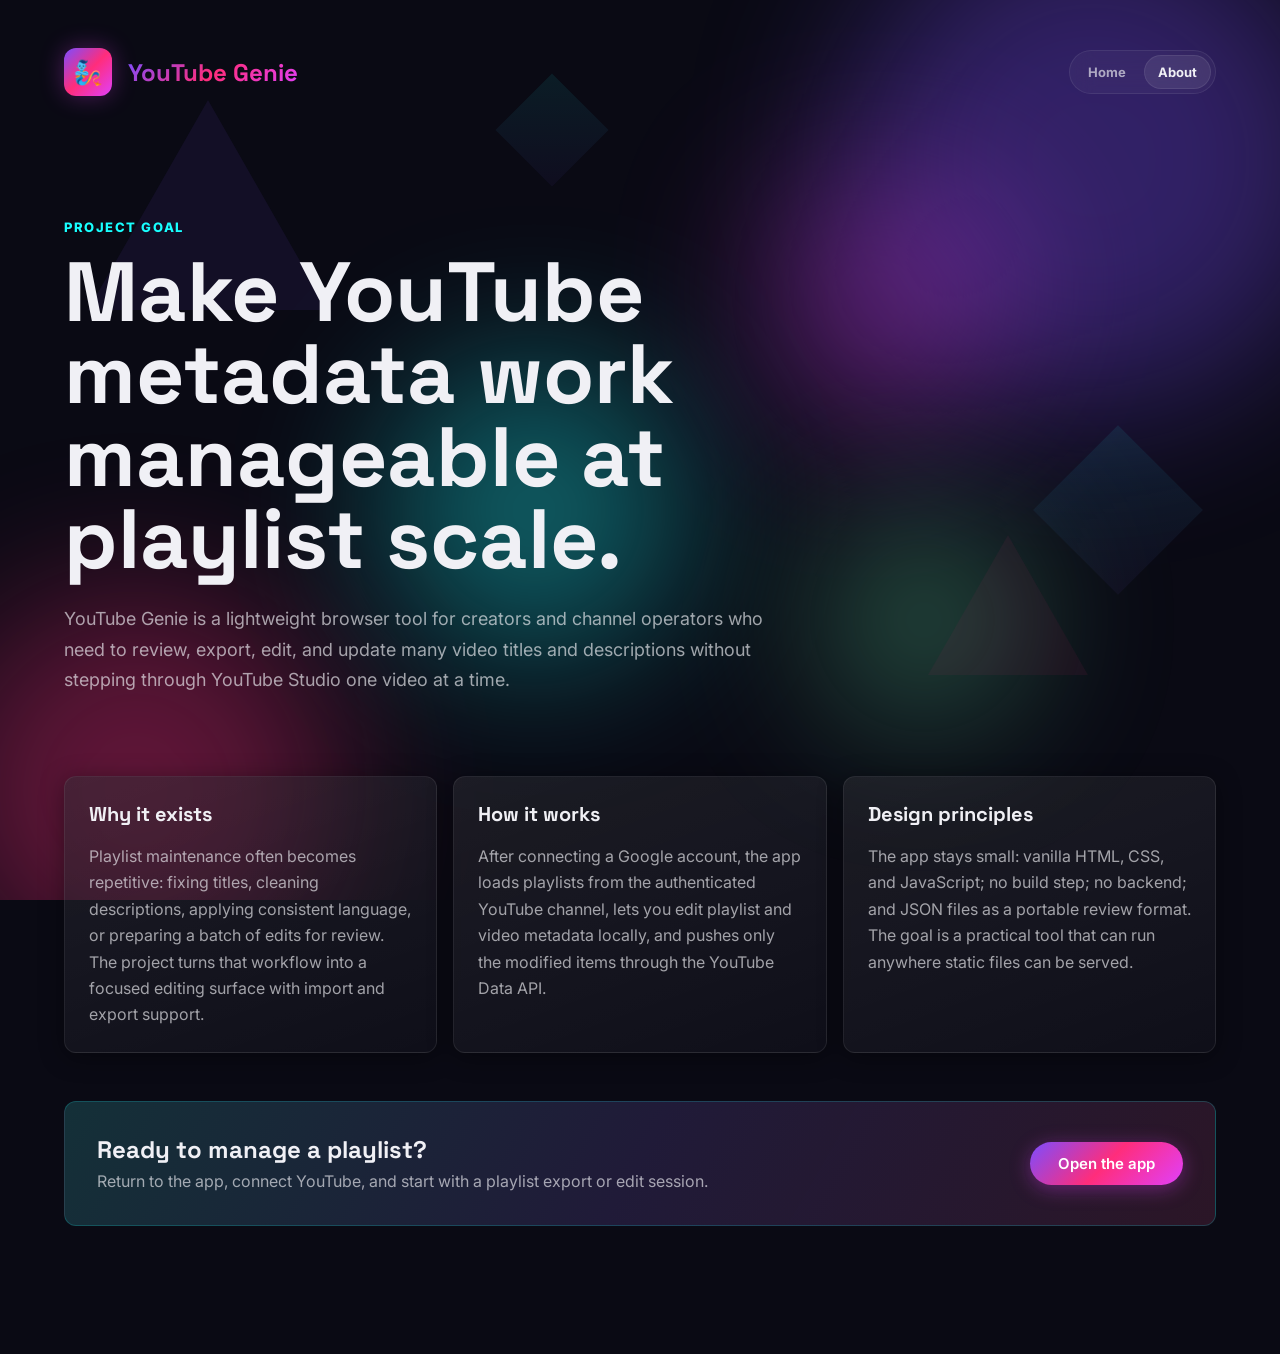
<file: about.html>
<!DOCTYPE html>
<html lang="en">
<head>
  <meta charset="UTF-8" />
  <meta name="viewport" content="width=device-width, initial-scale=1.0" />
  <title>About YouTube Genie</title>
  <meta name="description" content="Learn why YouTube Genie exists and how it helps creators manage YouTube metadata in bulk." />
  <link rel="icon" href="data:image/svg+xml,<svg xmlns='http://www.w3.org/2000/svg' viewBox='0 0 100 100'><text y='.9em' font-size='90'>🧞</text></svg>" />
  <link rel="stylesheet" href="style.css" />
</head>
<body>

  <div class="geo-bg" aria-hidden="true">
    <div class="geo-shape geo-shape--1"></div>
    <div class="geo-shape geo-shape--2"></div>
    <div class="geo-shape geo-shape--3"></div>
    <div class="geo-shape geo-shape--4"></div>
    <div class="geo-shape geo-shape--5"></div>
    <div class="geo-triangle geo-triangle--1"></div>
    <div class="geo-triangle geo-triangle--2"></div>
    <div class="geo-diamond geo-diamond--1"></div>
    <div class="geo-diamond geo-diamond--2"></div>
  </div>

  <div class="app-container">
    <header class="app-header">
      <a class="app-logo app-logo--link" href="index.html" aria-label="YouTube Genie home">
        <div class="app-logo__icon">🧞</div>
        <span class="app-logo__text">YouTube Genie</span>
      </a>

      <nav class="site-nav" aria-label="Primary navigation">
        <a class="site-nav__link" href="index.html">Home</a>
        <a class="site-nav__link site-nav__link--active" href="about.html" aria-current="page">About</a>
      </nav>
    </header>

    <main class="about-page">
      <section class="about-hero" aria-labelledby="about-title">
        <p class="about-kicker">Project Goal</p>
        <h1 id="about-title" class="about-hero__title">Make YouTube metadata work manageable at playlist scale.</h1>
        <p class="about-hero__lead">
          YouTube Genie is a lightweight browser tool for creators and channel operators who need to review,
          export, edit, and update many video titles and descriptions without stepping through YouTube Studio
          one video at a time.
        </p>
      </section>

      <section class="about-grid" aria-label="Project details">
        <article class="about-panel">
          <h2 class="about-panel__title">Why it exists</h2>
          <p>
            Playlist maintenance often becomes repetitive: fixing titles, cleaning descriptions, applying
            consistent language, or preparing a batch of edits for review. The project turns that workflow into
            a focused editing surface with import and export support.
          </p>
        </article>

        <article class="about-panel">
          <h2 class="about-panel__title">How it works</h2>
          <p>
            After connecting a Google account, the app loads playlists from the authenticated YouTube channel,
            lets you edit playlist and video metadata locally, and pushes only the modified items through the
            YouTube Data API.
          </p>
        </article>

        <article class="about-panel">
          <h2 class="about-panel__title">Design principles</h2>
          <p>
            The app stays small: vanilla HTML, CSS, and JavaScript; no build step; no backend; and JSON files as
            a portable review format. The goal is a practical tool that can run anywhere static files can be
            served.
          </p>
        </article>
      </section>

      <section class="about-cta" aria-label="Start using YouTube Genie">
        <div>
          <h2 class="about-cta__title">Ready to manage a playlist?</h2>
          <p class="about-cta__text">Return to the app, connect YouTube, and start with a playlist export or edit session.</p>
        </div>
        <a class="btn btn--primary" href="index.html">Open the app</a>
      </section>
    </main>
  </div>
</body>
</html>
</file>
<file: style.css>
/* ============================
   YouTube Genie — Design System
   Iridescent Geometric Theme
   ============================ */

@import url('https://fonts.googleapis.com/css2?family=Inter:wght@300;400;500;600;700&family=Space+Grotesk:wght@400;500;600;700&display=swap');

/* --- Custom Properties --- */
:root {
  /* Iridescent palette */
  --iris-pink: #ff2d7b;
  --iris-magenta: #e040fb;
  --iris-purple: #7c4dff;
  --iris-blue: #448aff;
  --iris-cyan: #18ffff;
  --iris-green: #69f0ae;
  --iris-yellow: #ffd740;

  /* Gradients */
  --grad-primary: linear-gradient(135deg, var(--iris-purple), var(--iris-pink), var(--iris-magenta));
  --grad-accent: linear-gradient(135deg, var(--iris-cyan), var(--iris-blue), var(--iris-purple));
  --grad-success: linear-gradient(135deg, var(--iris-green), var(--iris-cyan));
  --grad-warm: linear-gradient(135deg, var(--iris-yellow), var(--iris-pink));
  --grad-card: linear-gradient(160deg, rgba(255,255,255,0.06) 0%, rgba(255,255,255,0.02) 100%);

  /* Surfaces */
  --bg-primary: #0a0a14;
  --bg-secondary: #10101e;
  --bg-card: rgba(255,255,255,0.04);
  --bg-card-hover: rgba(255,255,255,0.07);
  --bg-input: rgba(255,255,255,0.06);

  /* Text */
  --text-primary: #f0f0f5;
  --text-secondary: rgba(240,240,245,0.65);
  --text-muted: rgba(240,240,245,0.4);

  /* Borders */
  --border-subtle: rgba(255,255,255,0.08);
  --border-glow: rgba(124,77,255,0.3);

  /* Shadows */
  --shadow-card: 0 4px 24px rgba(0,0,0,0.4);
  --shadow-glow: 0 0 40px rgba(124,77,255,0.15);

  /* Spacing */
  --space-xs: 4px;
  --space-sm: 8px;
  --space-md: 16px;
  --space-lg: 24px;
  --space-xl: 32px;
  --space-2xl: 48px;
  --space-3xl: 64px;

  /* Radius */
  --radius-sm: 8px;
  --radius-md: 12px;
  --radius-lg: 16px;
  --radius-xl: 24px;
  --radius-full: 9999px;

  /* Transitions */
  --ease-out: cubic-bezier(0.16, 1, 0.3, 1);
  --duration-fast: 150ms;
  --duration-normal: 250ms;
  --duration-slow: 400ms;
}

/* --- Reset & Base --- */
*, *::before, *::after {
  box-sizing: border-box;
  margin: 0;
  padding: 0;
}

html {
  font-size: 16px;
  scroll-behavior: smooth;
  -webkit-font-smoothing: antialiased;
}

body {
  font-family: 'Inter', -apple-system, BlinkMacSystemFont, sans-serif;
  background: var(--bg-primary);
  color: var(--text-primary);
  min-height: 100vh;
  overflow-x: hidden;
  position: relative;
}

/* --- Geometric Background Decorations --- */
.geo-bg {
  position: fixed;
  inset: 0;
  pointer-events: none;
  z-index: 0;
  overflow: hidden;
}

.geo-shape {
  position: absolute;
  border-radius: 50%;
  filter: blur(80px);
  opacity: 0.35;
  animation: geoFloat 20s ease-in-out infinite;
}

.geo-shape--1 {
  width: 500px;
  height: 500px;
  background: var(--iris-purple);
  top: -10%;
  right: -5%;
  animation-delay: 0s;
}

.geo-shape--2 {
  width: 400px;
  height: 400px;
  background: var(--iris-pink);
  bottom: -10%;
  left: -5%;
  animation-delay: -5s;
}

.geo-shape--3 {
  width: 300px;
  height: 300px;
  background: var(--iris-cyan);
  top: 40%;
  left: 30%;
  animation-delay: -10s;
}

.geo-shape--4 {
  width: 250px;
  height: 250px;
  background: var(--iris-magenta);
  top: 20%;
  left: 60%;
  animation-delay: -15s;
  border-radius: 30% 70% 70% 30% / 30% 30% 70% 70%;
}

.geo-shape--5 {
  width: 200px;
  height: 200px;
  background: var(--iris-green);
  bottom: 20%;
  right: 20%;
  animation-delay: -8s;
}

/* Triangle geometric accent */
.geo-triangle {
  position: absolute;
  width: 0;
  height: 0;
  border-left: 80px solid transparent;
  border-right: 80px solid transparent;
  border-bottom: 140px solid rgba(124,77,255,0.08);
  animation: geoSpin 30s linear infinite;
}

.geo-triangle--1 {
  top: 15%;
  left: 10%;
  transform: scale(1.5);
}

.geo-triangle--2 {
  bottom: 25%;
  right: 15%;
  border-bottom-color: rgba(255,45,123,0.06);
  animation-direction: reverse;
  animation-delay: -10s;
}

/* Diamond accent */
.geo-diamond {
  position: absolute;
  width: 120px;
  height: 120px;
  background: linear-gradient(135deg, rgba(24,255,255,0.08), rgba(124,77,255,0.05));
  transform: rotate(45deg);
  animation: geoPulse 8s ease-in-out infinite;
}

.geo-diamond--1 {
  top: 50%;
  right: 8%;
}

.geo-diamond--2 {
  top: 10%;
  left: 40%;
  width: 80px;
  height: 80px;
  animation-delay: -4s;
}

@keyframes geoFloat {
  0%, 100% { transform: translate(0, 0) scale(1); }
  25% { transform: translate(30px, -20px) scale(1.05); }
  50% { transform: translate(-20px, 30px) scale(0.95); }
  75% { transform: translate(15px, 15px) scale(1.02); }
}

@keyframes geoSpin {
  from { transform: rotate(0deg); }
  to { transform: rotate(360deg); }
}

@keyframes geoPulse {
  0%, 100% { opacity: 0.5; transform: rotate(45deg) scale(1); }
  50% { opacity: 0.8; transform: rotate(45deg) scale(1.1); }
}

/* --- Layout --- */
.app-container {
  position: relative;
  z-index: 1;
  max-width: 1200px;
  margin: 0 auto;
  padding: var(--space-lg) var(--space-lg) var(--space-3xl);
  min-height: 100vh;
}

/* --- Header --- */
.app-header {
  display: flex;
  align-items: center;
  justify-content: space-between;
  padding: var(--space-lg) 0;
  margin-bottom: var(--space-xl);
  gap: var(--space-lg);
}

.app-logo {
  display: flex;
  align-items: center;
  gap: var(--space-md);
}

.app-logo--link {
  text-decoration: none;
}

.app-header__right {
  display: flex;
  align-items: center;
  gap: var(--space-md);
  flex-wrap: wrap;
  justify-content: flex-end;
}

.app-logo__icon {
  width: 48px;
  height: 48px;
  background: var(--grad-primary);
  border-radius: var(--radius-md);
  display: flex;
  align-items: center;
  justify-content: center;
  font-size: 24px;
  box-shadow: 0 0 24px rgba(224,64,251,0.3);
  animation: logoGlow 3s ease-in-out infinite;
}

@keyframes logoGlow {
  0%, 100% { box-shadow: 0 0 24px rgba(224,64,251,0.3); }
  50% { box-shadow: 0 0 40px rgba(224,64,251,0.5); }
}

.app-logo__text {
  font-family: 'Space Grotesk', sans-serif;
  font-size: 1.5rem;
  font-weight: 700;
  background: var(--grad-primary);
  -webkit-background-clip: text;
  -webkit-text-fill-color: transparent;
  background-clip: text;
}

.site-nav {
  display: inline-flex;
  align-items: center;
  gap: var(--space-xs);
  padding: 4px;
  border: 1px solid var(--border-subtle);
  border-radius: var(--radius-full);
  background: rgba(255,255,255,0.04);
  backdrop-filter: blur(12px);
}

.site-nav__link {
  display: inline-flex;
  align-items: center;
  justify-content: center;
  min-height: 34px;
  padding: 8px 14px;
  border-radius: var(--radius-full);
  color: var(--text-secondary);
  font-size: 0.8125rem;
  font-weight: 700;
  text-decoration: none;
  transition: color var(--duration-fast), background var(--duration-fast), box-shadow var(--duration-fast);
}

.site-nav__link:hover,
.site-nav__link--active {
  color: var(--text-primary);
  background: rgba(255,255,255,0.08);
  box-shadow: inset 0 0 0 1px rgba(255,255,255,0.08);
}

/* --- Hero Section (pre-login) --- */
.hero {
  text-align: center;
  padding: var(--space-3xl) 0;
}

.hero__title {
  font-family: 'Space Grotesk', sans-serif;
  font-size: clamp(2rem, 5vw, 3.5rem);
  font-weight: 700;
  line-height: 1.15;
  margin-bottom: var(--space-lg);
}

.hero__title-gradient {
  background: var(--grad-primary);
  -webkit-background-clip: text;
  -webkit-text-fill-color: transparent;
  background-clip: text;
}

.hero__subtitle {
  font-size: 1.125rem;
  color: var(--text-secondary);
  max-width: 560px;
  margin: 0 auto var(--space-2xl);
  line-height: 1.6;
}

/* --- Buttons --- */
.btn {
  display: inline-flex;
  align-items: center;
  gap: var(--space-sm);
  padding: 12px 28px;
  border: none;
  border-radius: var(--radius-full);
  font-family: 'Inter', sans-serif;
  font-size: 0.9375rem;
  font-weight: 600;
  cursor: pointer;
  transition: all var(--duration-normal) var(--ease-out);
  position: relative;
  overflow: hidden;
  text-decoration: none;
}

.btn::before {
  content: '';
  position: absolute;
  inset: 0;
  background: rgba(255,255,255,0);
  transition: background var(--duration-fast);
}

.btn:hover::before {
  background: rgba(255,255,255,0.1);
}

.btn:active {
  transform: scale(0.97);
}

.btn--primary {
  background: var(--grad-primary);
  color: #fff;
  box-shadow: 0 4px 20px rgba(224,64,251,0.35);
}

.btn--primary:hover {
  box-shadow: 0 6px 30px rgba(224,64,251,0.5);
  transform: translateY(-1px);
}

.btn--secondary {
  background: var(--bg-card);
  color: var(--text-primary);
  border: 1px solid var(--border-subtle);
  backdrop-filter: blur(12px);
}

.btn--secondary:hover {
  border-color: var(--border-glow);
  box-shadow: var(--shadow-glow);
}

.btn--success {
  background: var(--grad-success);
  color: #0a0a14;
}

.btn--danger {
  background: rgba(255,45,123,0.15);
  color: var(--iris-pink);
  border: 1px solid rgba(255,45,123,0.25);
}

.btn--danger:hover {
  background: rgba(255,45,123,0.25);
}

.btn--small {
  padding: 8px 18px;
  font-size: 0.8125rem;
}

.btn--icon {
  padding: 10px;
  border-radius: var(--radius-md);
}

.btn:disabled {
  opacity: 0.5;
  cursor: not-allowed;
  transform: none !important;
}

.btn--active {
  border-color: var(--iris-cyan) !important;
  box-shadow: 0 0 0 2px rgba(24,255,255,0.12);
}

/* --- Cards / Panels --- */
.card {
  background: var(--grad-card);
  backdrop-filter: blur(16px);
  border: 1px solid var(--border-subtle);
  border-radius: var(--radius-lg);
  padding: var(--space-lg);
  box-shadow: var(--shadow-card);
  transition: all var(--duration-normal) var(--ease-out);
}

.card:hover {
  border-color: var(--border-glow);
  box-shadow: var(--shadow-card), var(--shadow-glow);
}

.card__header {
  display: flex;
  align-items: center;
  justify-content: space-between;
  margin-bottom: var(--space-lg);
}

.card__title {
  font-family: 'Space Grotesk', sans-serif;
  font-size: 1.125rem;
  font-weight: 600;
}

/* --- Sections --- */
.section {
  margin-bottom: var(--space-xl);
}

.section__title {
  font-family: 'Space Grotesk', sans-serif;
  font-size: 1rem;
  font-weight: 600;
  color: var(--text-secondary);
  text-transform: uppercase;
  letter-spacing: 0.08em;
  margin-bottom: var(--space-md);
}

.playlist-editor {
  background: var(--bg-card);
  border: 1px solid var(--border-subtle);
  border-radius: var(--radius-md);
  padding: var(--space-lg);
}

.playlist-editor__header {
  display: flex;
  align-items: center;
  justify-content: space-between;
  gap: var(--space-md);
  margin-bottom: var(--space-md);
}

.playlist-editor__header-left {
  display: flex;
  align-items: center;
}

.playlist-editor__header-right {
  display: flex;
  align-items: center;
  gap: var(--space-sm);
}

.playlist-editor__thumb {
  width: 160px;
  max-width: 32vw;
  aspect-ratio: 16 / 9;
  object-fit: cover;
  border-radius: var(--radius-sm);
  border: 1px solid var(--border-subtle);
  background: var(--bg-secondary);
}

.playlist-editor__fields {
  display: grid;
  gap: var(--space-md);
}

/* --- Dashboard Grid --- */
.dashboard {
  display: none;
}

.dashboard.active {
  display: block;
  animation: fadeInUp 0.5s var(--ease-out);
}

@keyframes fadeInUp {
  from {
    opacity: 0;
    transform: translateY(20px);
  }
  to {
    opacity: 1;
    transform: translateY(0);
  }
}

/* --- Playlist Selector --- */
.playlist-selector {
  display: flex;
  gap: var(--space-md);
  align-items: center;
  flex-wrap: wrap;
}

.select-wrap {
  position: relative;
  flex: 1;
  min-width: 240px;
}

.select-wrap select {
  width: 100%;
  padding: 12px 44px 12px 16px;
  background: var(--bg-input);
  color: var(--text-primary);
  border: 1px solid var(--border-subtle);
  border-radius: var(--radius-md);
  font-family: 'Inter', sans-serif;
  font-size: 0.9375rem;
  appearance: none;
  cursor: pointer;
  transition: border-color var(--duration-fast);
}

.select-wrap select:focus {
  outline: none;
  border-color: var(--iris-purple);
  box-shadow: 0 0 0 3px rgba(124,77,255,0.15);
}

.select-wrap::after {
  content: '▾';
  position: absolute;
  right: 16px;
  top: 50%;
  transform: translateY(-50%);
  color: var(--text-muted);
  pointer-events: none;
}

.config-quota-row {
  display: grid;
  grid-template-columns: minmax(0, 1fr) auto;
  gap: var(--space-sm);
  align-items: center;
}

.config-quota-row .btn--icon {
  min-width: 42px;
  height: 42px;
  padding: 0;
  justify-content: center;
  font-size: 1.35rem;
  line-height: 1;
}

/* --- Action Bar --- */
.action-bar {
  display: flex;
  gap: var(--space-md);
  align-items: center;
  flex-wrap: wrap;
  padding: var(--space-md) 0;
}

.action-bar--compact {
  padding: 0;
}

.action-bar__group {
  display: flex;
  gap: var(--space-sm);
  align-items: center;
}

.action-bar__group--sort {
  flex-wrap: wrap;
}

.action-bar__label {
  font-size: 0.75rem;
  font-weight: 600;
  color: var(--text-muted);
  text-transform: uppercase;
  letter-spacing: 0.06em;
}

/* --- Video List / Grid --- */
.video-list {
  display: flex;
  flex-direction: column;
  gap: var(--space-md);
}

.video-item {
  background: var(--bg-card);
  border: 1px solid var(--border-subtle);
  border-radius: var(--radius-md);
  padding: var(--space-lg);
  transition: all var(--duration-normal) var(--ease-out);
  animation: fadeInUp 0.3s var(--ease-out) both;
}

.video-item:hover {
  border-color: var(--border-glow);
  background: var(--bg-card-hover);
}

.video-item.video-item--modified {
  border-left: 3px solid var(--iris-magenta);
}

.video-item.video-item--synced {
  border-left: 3px solid var(--iris-green);
}

.video-item.video-item--error {
  border-left: 3px solid var(--iris-pink);
}

.video-item--public {
  border-color: rgba(255, 215, 64, 0.32);
  box-shadow: inset 0 0 0 1px rgba(255, 215, 64, 0.14);
}

.video-item--future,
.video-item--private {
  opacity: 0.7;
}

.video-item__header {
  display: flex;
  align-items: flex-start;
  justify-content: space-between;
  gap: var(--space-md);
  margin-bottom: var(--space-md);
}

.video-item__header-left {
  display: flex;
  align-items: center;
  gap: var(--space-sm);
  min-width: 0;
}

.video-item__header-right {
  display: flex;
  align-items: flex-start;
  gap: var(--space-sm);
}

.video-item__order {
  display: flex;
  align-items: center;
  gap: 4px;
}

.video-item__order-label {
  font-size: 0.6875rem;
  color: var(--text-muted);
  font-weight: 700;
}

.video-item__order-input {
  width: 56px;
  height: 28px;
  text-align: center;
  font-size: 0.75rem;
  font-weight: 600;
  color: var(--text-primary);
  border: 1px solid var(--border-subtle);
  background: rgba(255,255,255,0.05);
  border-radius: var(--radius-sm);
  font-family: 'Inter', sans-serif;
}

.video-item__order-input:focus {
  outline: none;
  border-color: var(--iris-purple);
  box-shadow: 0 0 0 3px rgba(124,77,255,0.15);
}

.video-item__thumb {
  width: 100%;
  aspect-ratio: 16 / 9;
  border-radius: var(--radius-sm);
  object-fit: cover;
  border: 1px solid var(--border-subtle);
  background: var(--bg-secondary);
  flex-shrink: 0;
}

.video-item__thumb--placeholder {
  display: flex;
  align-items: center;
  justify-content: center;
  min-height: 120px;
  color: var(--text-muted);
  font-size: 0.6875rem;
}

.video-item__meta {
  min-width: 0;
}

.video-item__upload-date {
  font-size: 0.75rem;
  color: var(--text-muted);
  line-height: 1.35;
}

.video-item__date-inline {
  display: inline-flex;
  align-items: center;
  gap: 6px;
  padding: 4px 10px;
  border-radius: var(--radius-full);
  border: 1px solid rgba(255, 255, 255, 0.12);
  background: rgba(255, 255, 255, 0.04);
  color: var(--text-secondary);
  font-size: 0.75rem;
  font-weight: 500;
  white-space: nowrap;
}

.video-item__drag {
  color: var(--text-secondary);
  font-size: 0.875rem;
  line-height: 1;
  padding: 4px 6px;
  border-radius: var(--radius-sm);
  background: rgba(255,255,255,0.04);
  border: 1px dashed var(--border-subtle);
}

.video-item__drag--left {
  margin-right: 2px;
}

.video-item__drag--right {
  margin-top: 1px;
}

.video-item--draggable {
  cursor: grab;
}

.video-item--dragging {
  opacity: 0.55;
}

.video-item--drop-target {
  border-color: var(--iris-cyan) !important;
}

.video-item__status {
  font-size: 0.75rem;
  font-weight: 500;
  padding: 4px 10px;
  border-radius: var(--radius-full);
  white-space: nowrap;
}

.video-item__status--pending {
  background: rgba(255,215,64,0.12);
  color: var(--iris-yellow);
}

.video-item__status--synced {
  background: rgba(105,240,174,0.12);
  color: var(--iris-green);
}

.video-item__status--error {
  background: rgba(255,45,123,0.12);
  color: var(--iris-pink);
}

.video-item__future-chip {
  font-size: 0.75rem;
  font-weight: 600;
  color: #c8fbff;
  border: 1px solid rgba(24,255,255,0.4);
  border-radius: var(--radius-full);
  padding: 4px 10px;
  background: linear-gradient(160deg, rgba(24,255,255,0.15), rgba(124,77,255,0.2));
  white-space: nowrap;
}

.video-item__privacy-chip {
  font-size: 0.75rem;
  font-weight: 600;
  text-transform: capitalize;
  border-radius: var(--radius-full);
  padding: 4px 10px;
  border: 1px solid var(--border-subtle);
  white-space: nowrap;
}

.video-item__privacy-chip--public {
  color: #7dffbe;
  border-color: rgba(105, 240, 174, 0.45);
  background: rgba(105, 240, 174, 0.12);
}

.video-item__privacy-chip--unlisted {
  color: #ffe28f;
  border-color: rgba(255, 215, 64, 0.45);
  background: rgba(255, 215, 64, 0.12);
}

.video-item__privacy-chip--private {
  color: #ffb3ce;
  border-color: rgba(255, 45, 123, 0.45);
  background: rgba(255, 45, 123, 0.12);
}

.video-item__privacy-chip--unknown {
  color: var(--text-secondary);
  border-color: var(--border-subtle);
  background: rgba(255, 255, 255, 0.04);
}

.video-item__reset-chip {
  border: 1px solid var(--border-subtle);
  border-radius: var(--radius-full);
  background: rgba(255,255,255,0.04);
  color: var(--text-secondary);
  font-size: 0.75rem;
  font-weight: 600;
  padding: 4px 10px;
  cursor: pointer;
  transition: all var(--duration-fast) var(--ease-out);
}

.video-item__reset-chip:hover:not(:disabled) {
  border-color: var(--iris-cyan);
  color: var(--text-primary);
  background: rgba(24,255,255,0.08);
}

.video-item__reset-chip:disabled {
  opacity: 0.45;
  cursor: not-allowed;
}

.video-item__content {
  display: grid;
  grid-template-columns: 1fr minmax(180px, 240px);
  gap: var(--space-md);
  align-items: start;
}

.video-item__fields {
  display: grid;
  gap: var(--space-md);
}

.video-item__media {
  display: flex;
  align-items: flex-start;
}

.video-item__field label {
  display: block;
  font-size: 0.75rem;
  font-weight: 600;
  color: var(--text-secondary);
  text-transform: uppercase;
  letter-spacing: 0.06em;
  margin-bottom: var(--space-xs);
}

.video-item__field input,
.video-item__field textarea {
  width: 100%;
  padding: 10px 14px;
  background: var(--bg-input);
  color: var(--text-primary);
  border: 1px solid var(--border-subtle);
  border-radius: var(--radius-sm);
  font-family: 'Inter', sans-serif;
  font-size: 0.875rem;
  transition: border-color var(--duration-fast);
  resize: vertical;
}

.video-item__field input:focus,
.video-item__field textarea:focus {
  outline: none;
  border-color: var(--iris-purple);
  box-shadow: 0 0 0 3px rgba(124,77,255,0.15);
}

.video-item__field textarea {
  min-height: 80px;
}

.video-item__field input.modified,
.video-item__field textarea.modified {
  border-color: var(--iris-magenta);
  background: rgba(224,64,251,0.04);
}

.keywords-preview {
  margin-top: calc(var(--space-xs) + 2px);
  font-size: 0.75rem;
  color: var(--text-muted);
  min-height: 1.1rem;
}

.keywords-preview--active {
  color: var(--iris-cyan);
}

.tag-editor {
  display: grid;
  gap: 8px;
  border: 1px solid rgba(255, 255, 255, 0.12);
  border-radius: 14px;
  background:
    linear-gradient(160deg, rgba(255,255,255,0.07), rgba(255,255,255,0.02));
  padding: 10px 12px;
  transition: border-color var(--duration-fast), box-shadow var(--duration-fast), transform var(--duration-fast);
}

.tag-editor:focus-within {
  border-color: var(--iris-cyan);
  box-shadow: 0 0 0 3px rgba(24,255,255,0.14);
  transform: translateY(-1px);
}

.tag-editor__chips {
  display: flex;
  flex-wrap: wrap;
  align-items: center;
  gap: 6px;
  min-height: 28px;
}

.tag-editor__empty {
  font-size: 0.75rem;
  color: var(--text-muted);
}

.tag-chip {
  display: inline-flex;
  align-items: center;
  gap: 6px;
  background: linear-gradient(160deg, rgba(24,255,255,0.2), rgba(124,77,255,0.16));
  border: 1px solid rgba(24,255,255,0.35);
  border-radius: 999px;
  padding: 2px 8px;
  line-height: 1.1;
}

.tag-chip__label {
  font-size: 0.75rem;
  color: var(--text-primary);
  font-weight: 600;
}

.tag-chip__remove {
  border: 0;
  background: transparent;
  color: var(--text-secondary);
  font-size: 0.9rem;
  line-height: 1;
  cursor: pointer;
  padding: 0;
  width: 16px;
  height: 16px;
  border-radius: 50%;
  transition: color var(--duration-fast), background var(--duration-fast);
}

.tag-chip__remove:hover {
  color: var(--text-primary);
  background: rgba(255,255,255,0.16);
}

.tag-editor__input {
  width: 100%;
  border: 0;
  background: transparent;
  color: var(--text-primary);
  font-family: 'Inter', sans-serif;
  font-size: 0.86rem;
  padding: 2px 0 0;
}

.tag-editor__input:focus {
  outline: none;
}

.tag-editor__input.modified {
  color: #ffd166;
}

.tag-editor--modified {
  border-color: var(--iris-magenta);
  box-shadow: 0 0 0 2px rgba(224,64,251,0.11);
}

.video-item__field .tag-editor__input.modified {
  border: 0;
  background: transparent;
}

.tag-editor__recommendation {
  margin-top: 5px;
  font-size: 0.75rem;
  color: var(--text-muted);
}

.tag-editor__recommendation--warn {
  color: #ff9f43;
  font-weight: 600;
}

/* --- Quota Bar --- */
.quota-bar {
  display: flex;
  align-items: center;
  gap: var(--space-md);
  flex-wrap: wrap;
  padding: var(--space-md) var(--space-lg);
  background: var(--bg-card);
  border: 1px solid var(--border-subtle);
  border-radius: var(--radius-md);
  margin-bottom: var(--space-lg);
}

.quota-bar__label {
  font-size: 0.8125rem;
  color: var(--text-secondary);
  white-space: nowrap;
}

.quota-bar__track {
  flex: 1;
  height: 6px;
  background: rgba(255,255,255,0.06);
  border-radius: var(--radius-full);
  overflow: hidden;
}

.quota-bar__fill {
  height: 100%;
  background: var(--grad-accent);
  border-radius: var(--radius-full);
  transition: width var(--duration-slow) var(--ease-out);
}

.quota-bar__value {
  font-size: 0.8125rem;
  font-weight: 600;
  color: var(--text-primary);
  white-space: nowrap;
}

.quota-chip {
  font-size: 0.75rem;
  font-weight: 600;
  color: var(--iris-cyan);
  border: 1px solid rgba(24,255,255,0.25);
  background: rgba(24,255,255,0.08);
  border-radius: var(--radius-full);
  padding: 4px 10px;
  white-space: nowrap;
  cursor: default;
}

.quota-chip--warn {
  color: var(--iris-pink);
  border-color: rgba(255,45,123,0.35);
  background: rgba(255,45,123,0.12);
}

.quota-bar__actions {
  margin-left: auto;
  display: flex;
  gap: var(--space-sm);
}

body.dragging-reorder {
  cursor: grabbing;
}

/* --- Toast / Notifications --- */
.toast-container {
  position: fixed;
  top: var(--space-lg);
  right: var(--space-lg);
  display: flex;
  flex-direction: column;
  gap: var(--space-sm);
  z-index: 1000;
}

.toast {
  background: var(--bg-secondary);
  border: 1px solid var(--border-subtle);
  border-radius: var(--radius-md);
  padding: var(--space-md) var(--space-lg);
  box-shadow: 0 8px 32px rgba(0,0,0,0.4);
  font-size: 0.875rem;
  display: flex;
  align-items: center;
  gap: var(--space-sm);
  max-width: 380px;
  animation: toastIn 0.3s var(--ease-out);
  backdrop-filter: blur(16px);
}

.toast--success {
  border-left: 3px solid var(--iris-green);
}

.toast--error {
  border-left: 3px solid var(--iris-pink);
}

.toast--info {
  border-left: 3px solid var(--iris-blue);
}

.toast.toast--exit {
  animation: toastOut 0.25s var(--ease-out) forwards;
}

@keyframes toastIn {
  from {
    opacity: 0;
    transform: translateX(40px);
  }
  to {
    opacity: 1;
    transform: translateX(0);
  }
}

@keyframes toastOut {
  to {
    opacity: 0;
    transform: translateX(40px);
  }
}

/* --- Spinner --- */
.spinner {
  display: inline-block;
  width: 20px;
  height: 20px;
  border: 2px solid rgba(255,255,255,0.15);
  border-top-color: var(--iris-cyan);
  border-radius: 50%;
  animation: spin 0.7s linear infinite;
}

.spinner--large {
  width: 40px;
  height: 40px;
  border-width: 3px;
}

@keyframes spin {
  to { transform: rotate(360deg); }
}

/* --- Loading Overlay --- */
.loading-overlay {
  display: none;
  position: fixed;
  inset: 0;
  background: rgba(10,10,20,0.7);
  backdrop-filter: blur(4px);
  z-index: 900;
  align-items: center;
  justify-content: center;
  flex-direction: column;
  gap: var(--space-md);
}

.loading-overlay.active {
  display: flex;
}

.loading-overlay__text {
  font-size: 0.9375rem;
  color: var(--text-secondary);
}

/* --- Modal / Config --- */
.modal-overlay {
  display: none;
  position: fixed;
  inset: 0;
  background: rgba(10,10,20,0.8);
  backdrop-filter: blur(8px);
  z-index: 950;
  align-items: center;
  justify-content: center;
}

.modal-overlay.active {
  display: flex;
}

.modal {
  background: var(--bg-secondary);
  border: 1px solid var(--border-subtle);
  border-radius: var(--radius-xl);
  padding: var(--space-2xl);
  max-width: 480px;
  width: 90%;
  box-shadow: 0 24px 64px rgba(0,0,0,0.5);
  animation: modalIn 0.35s var(--ease-out);
}

@keyframes modalIn {
  from {
    opacity: 0;
    transform: scale(0.95) translateY(10px);
  }
  to {
    opacity: 1;
    transform: scale(1) translateY(0);
  }
}

.modal__title {
  font-family: 'Space Grotesk', sans-serif;
  font-size: 1.25rem;
  font-weight: 700;
  margin-bottom: var(--space-lg);
}

.modal__field {
  margin-bottom: var(--space-md);
}

.modal__field label {
  display: block;
  font-size: 0.8125rem;
  font-weight: 500;
  color: var(--text-secondary);
  margin-bottom: var(--space-xs);
}

.modal__label-row {
  display: flex;
  align-items: center;
  gap: var(--space-sm);
}

.modal__label-row label {
  margin-bottom: 0;
}

.field-info {
  position: relative;
  display: inline-flex;
  align-items: center;
}

.field-info__icon {
  width: 18px;
  height: 18px;
  border-radius: 50%;
  border: 1px solid var(--border-subtle);
  background: var(--bg-input);
  color: var(--text-secondary);
  display: flex;
  align-items: center;
  justify-content: center;
  font-size: 0.6875rem;
  font-weight: 700;
  cursor: pointer;
  user-select: none;
  text-decoration: none;
}

.field-info__icon:hover,
.field-info__icon:focus-visible {
  border-color: var(--iris-purple);
  color: var(--text-primary);
  outline: none;
}

.field-info__tooltip {
  position: absolute;
  left: 50%;
  top: calc(100% + var(--space-xs));
  transform: translateX(-50%);
  width: 280px;
  padding: var(--space-md);
  background: var(--bg-secondary);
  border: 1px solid var(--border-subtle);
  border-radius: var(--radius-sm);
  box-shadow: 0 12px 32px rgba(0,0,0,0.45);
  z-index: 2;
  font-size: 0.75rem;
  line-height: 1.5;
  color: var(--text-secondary);
  pointer-events: none;
  opacity: 0;
  visibility: hidden;
  transition: opacity var(--duration-fast) var(--ease-out), visibility var(--duration-fast) var(--ease-out);
}

.field-info:hover .field-info__tooltip,
.field-info:focus-within .field-info__tooltip {
  opacity: 1;
  visibility: visible;
}

.modal__field input {
  width: 100%;
  padding: 10px 14px;
  background: var(--bg-input);
  color: var(--text-primary);
  border: 1px solid var(--border-subtle);
  border-radius: var(--radius-sm);
  font-family: 'Inter', sans-serif;
  font-size: 0.875rem;
}

.modal__field input:focus {
  outline: none;
  border-color: var(--iris-purple);
  box-shadow: 0 0 0 3px rgba(124,77,255,0.15);
}

.modal__actions {
  display: flex;
  gap: var(--space-sm);
  justify-content: flex-end;
  margin-top: var(--space-lg);
}

/* --- Stats Row --- */
.stats-row {
  display: grid;
  grid-template-columns: repeat(auto-fit, minmax(160px, 1fr));
  gap: var(--space-md);
  margin-bottom: var(--space-xl);
}

.stat-card {
  background: var(--bg-card);
  border: 1px solid var(--border-subtle);
  border-radius: var(--radius-md);
  padding: var(--space-lg);
  text-align: center;
  transition: all var(--duration-normal) var(--ease-out);
}

.stat-card:hover {
  border-color: var(--border-glow);
}

.stat-card__value {
  font-family: 'Space Grotesk', sans-serif;
  font-size: 1.75rem;
  font-weight: 700;
  background: var(--grad-accent);
  -webkit-background-clip: text;
  -webkit-text-fill-color: transparent;
  background-clip: text;
}

.stat-card__label {
  font-size: 0.75rem;
  color: var(--text-muted);
  text-transform: uppercase;
  letter-spacing: 0.08em;
  margin-top: var(--space-xs);
}

/* --- Batch Progress --- */
.batch-progress {
  display: none;
  margin-bottom: var(--space-lg);
}

.batch-progress.active {
  display: block;
}

.batch-progress__header {
  display: flex;
  justify-content: space-between;
  align-items: center;
  margin-bottom: var(--space-sm);
}

.batch-progress__label {
  font-size: 0.875rem;
  font-weight: 500;
}

.batch-progress__count {
  font-size: 0.8125rem;
  color: var(--text-secondary);
}

.batch-progress__track {
  height: 8px;
  background: rgba(255,255,255,0.06);
  border-radius: var(--radius-full);
  overflow: hidden;
}

.batch-progress__fill {
  height: 100%;
  background: var(--grad-primary);
  border-radius: var(--radius-full);
  transition: width 0.3s var(--ease-out);
  position: relative;
}

.batch-progress__fill::after {
  content: '';
  position: absolute;
  right: 0;
  top: 0;
  width: 30px;
  height: 100%;
  background: linear-gradient(90deg, transparent, rgba(255,255,255,0.3));
  animation: progressShine 1.5s ease-in-out infinite;
}

@keyframes progressShine {
  0%, 100% { opacity: 0; }
  50% { opacity: 1; }
}

/* --- Operation Summary --- */
.operation-summary {
  background: var(--bg-card);
  border: 1px solid var(--border-subtle);
  border-left: 3px solid var(--iris-blue);
  border-radius: var(--radius-md);
  padding: var(--space-lg);
  margin-bottom: var(--space-xl);
  box-shadow: var(--shadow-card);
}

.operation-summary--success {
  border-left-color: var(--iris-green);
}

.operation-summary--error {
  border-left-color: var(--iris-pink);
}

.operation-summary--info {
  border-left-color: var(--iris-blue);
}

.operation-summary__header {
  display: flex;
  align-items: flex-start;
  justify-content: space-between;
  gap: var(--space-md);
  margin-bottom: var(--space-md);
}

.operation-summary__title {
  font-family: 'Space Grotesk', sans-serif;
  font-size: 1rem;
  font-weight: 600;
  color: var(--text-primary);
  margin-bottom: var(--space-xs);
}

.operation-summary__message {
  color: var(--text-secondary);
  font-size: 0.875rem;
  line-height: 1.5;
}

.operation-summary__status {
  font-size: 0.75rem;
  font-weight: 600;
  padding: 4px 10px;
  border-radius: var(--radius-full);
  white-space: nowrap;
  color: var(--iris-blue);
  background: rgba(68,138,255,0.12);
}

.operation-summary--success .operation-summary__status {
  color: var(--iris-green);
  background: rgba(105,240,174,0.12);
}

.operation-summary--error .operation-summary__status {
  color: var(--iris-pink);
  background: rgba(255,45,123,0.12);
}

.operation-summary__metrics {
  display: grid;
  grid-template-columns: repeat(auto-fit, minmax(120px, 1fr));
  gap: var(--space-sm);
}

.operation-summary__metric {
  background: rgba(255,255,255,0.04);
  border: 1px solid var(--border-subtle);
  border-radius: var(--radius-sm);
  padding: var(--space-sm) var(--space-md);
}

.operation-summary__metric-value {
  font-family: 'Space Grotesk', sans-serif;
  font-size: 1.25rem;
  font-weight: 700;
  color: var(--text-primary);
}

.operation-summary__metric-label {
  color: var(--text-muted);
  font-size: 0.6875rem;
  font-weight: 600;
  letter-spacing: 0.08em;
  margin-top: 2px;
  text-transform: uppercase;
}

.operation-summary__details {
  color: var(--text-secondary);
  font-size: 0.8125rem;
  line-height: 1.5;
  list-style: none;
  margin-top: var(--space-md);
}

.operation-summary__details:empty {
  display: none;
}

.operation-summary__details li + li {
  margin-top: var(--space-xs);
}

/* --- User Info --- */
.user-info {
  display: flex;
  align-items: center;
  gap: var(--space-sm);
}

.user-info__avatar {
  width: 36px;
  height: 36px;
  border-radius: 50%;
  border: 2px solid var(--border-subtle);
}

.user-info__name {
  font-size: 0.875rem;
  font-weight: 500;
}

/* --- Empty State --- */
.empty-state {
  text-align: center;
  padding: var(--space-3xl) var(--space-lg);
  color: var(--text-muted);
}

.empty-state__icon {
  font-size: 3rem;
  margin-bottom: var(--space-md);
}

.empty-state__text {
  font-size: 1rem;
  color: var(--text-secondary);
}

/* --- File Drop Zone --- */
.drop-zone {
  border: 2px dashed var(--border-subtle);
  border-radius: var(--radius-lg);
  padding: var(--space-2xl);
  text-align: center;
  cursor: pointer;
  transition: all var(--duration-normal) var(--ease-out);
}

.drop-zone:hover,
.drop-zone.drag-over {
  border-color: var(--iris-purple);
  background: rgba(124,77,255,0.05);
}

.drop-zone__icon {
  font-size: 2rem;
  margin-bottom: var(--space-sm);
}

.drop-zone__text {
  color: var(--text-secondary);
  font-size: 0.9375rem;
}

.drop-zone__hint {
  color: var(--text-muted);
  font-size: 0.8125rem;
  margin-top: var(--space-xs);
}

/* --- About Page --- */
.about-page {
  display: grid;
  gap: var(--space-2xl);
  padding-bottom: var(--space-3xl);
}

.about-hero {
  max-width: 880px;
  padding: var(--space-3xl) 0 var(--space-xl);
}

.about-kicker {
  display: inline-flex;
  align-items: center;
  margin-bottom: var(--space-md);
  color: var(--iris-cyan);
  font-size: 0.8125rem;
  font-weight: 800;
  letter-spacing: 0.12em;
  text-transform: uppercase;
}

.about-hero__title {
  max-width: 820px;
  margin-bottom: var(--space-lg);
  font-family: 'Space Grotesk', sans-serif;
  font-size: clamp(2.25rem, 7vw, 5.25rem);
  font-weight: 700;
  line-height: 0.98;
}

.about-hero__lead {
  max-width: 720px;
  color: var(--text-secondary);
  font-size: 1.125rem;
  line-height: 1.7;
}

.about-grid {
  display: grid;
  grid-template-columns: repeat(3, minmax(0, 1fr));
  gap: var(--space-md);
}

.about-panel {
  min-height: 260px;
  padding: var(--space-lg);
  border: 1px solid var(--border-subtle);
  border-radius: var(--radius-md);
  background:
    linear-gradient(160deg, rgba(255,255,255,0.075), rgba(255,255,255,0.025)),
    rgba(10,10,20,0.42);
  box-shadow: var(--shadow-card);
}

.about-panel__title {
  margin-bottom: var(--space-md);
  font-family: 'Space Grotesk', sans-serif;
  font-size: 1.25rem;
  font-weight: 700;
}

.about-panel p {
  color: var(--text-secondary);
  line-height: 1.65;
}

.about-cta {
  display: flex;
  align-items: center;
  justify-content: space-between;
  gap: var(--space-lg);
  padding: var(--space-xl);
  border: 1px solid rgba(24,255,255,0.18);
  border-radius: var(--radius-md);
  background:
    linear-gradient(120deg, rgba(24,255,255,0.12), rgba(124,77,255,0.12), rgba(255,45,123,0.1)),
    rgba(255,255,255,0.04);
}

.about-cta__title {
  margin-bottom: var(--space-xs);
  font-family: 'Space Grotesk', sans-serif;
  font-size: 1.5rem;
}

.about-cta__text {
  color: var(--text-secondary);
  line-height: 1.5;
}

/* --- Hidden Utility --- */
.hidden {
  display: none !important;
}

/* --- Scrollbar --- */
::-webkit-scrollbar {
  width: 8px;
}

::-webkit-scrollbar-track {
  background: transparent;
}

::-webkit-scrollbar-thumb {
  background: rgba(255,255,255,0.1);
  border-radius: 4px;
}

::-webkit-scrollbar-thumb:hover {
  background: rgba(255,255,255,0.18);
}

/* --- Responsive --- */
@media (max-width: 768px) {
  .app-container {
    padding: var(--space-md);
  }

  .app-header {
    flex-direction: column;
    gap: var(--space-md);
    text-align: center;
  }

  .app-header__right {
    justify-content: center;
  }

  .about-hero {
    padding-top: var(--space-xl);
  }

  .about-grid {
    grid-template-columns: 1fr;
  }

  .about-panel {
    min-height: 0;
  }

  .about-cta {
    flex-direction: column;
    align-items: flex-start;
  }

  .playlist-selector {
    flex-direction: column;
  }

  .action-bar {
    flex-direction: column;
    align-items: stretch;
  }

  .action-bar__group {
    justify-content: center;
  }

  .quota-bar__actions {
    margin-left: 0;
    width: 100%;
    justify-content: flex-end;
  }

  .video-item__header {
    flex-direction: column;
  }

  .video-item__content {
    grid-template-columns: 1fr;
  }

  .playlist-editor__header {
    flex-direction: column;
    align-items: flex-start;
  }

  .playlist-editor__thumb {
    width: min(220px, 100%);
    max-width: 100%;
  }

  .video-item__upload-date {
    white-space: normal;
  }

  .stats-row {
    grid-template-columns: repeat(2, 1fr);
  }

  .field-info__tooltip {
    left: 0;
    transform: none;
    width: min(280px, 75vw);
  }
}
</file>
